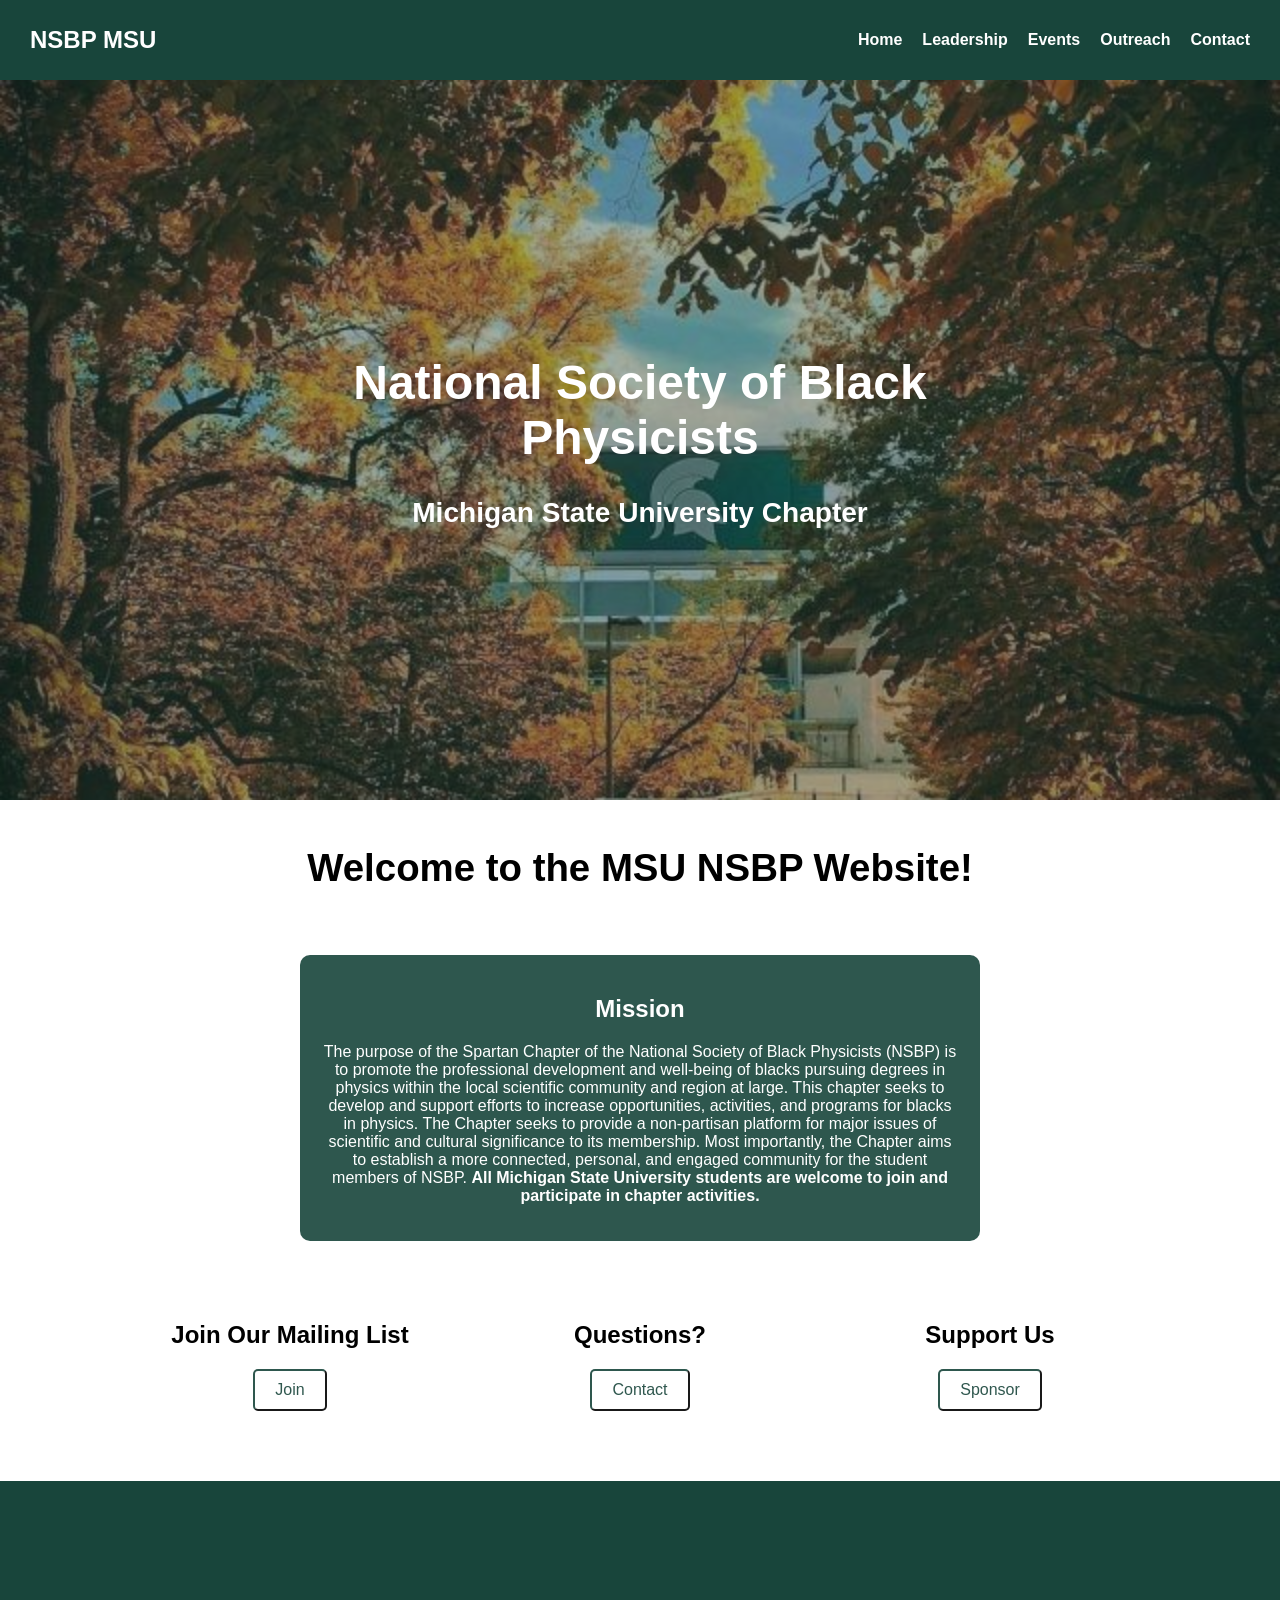
<file: index.html>
<!DOCTYPE html>
<html>
<head>
    <title>Home - NSBP MSU</title>
    <link rel="stylesheet" href="css/all.css">
    <link rel="stylesheet" href="css/home.css">
</head>

<body>

    <header>
        <nav class="navbar">
            <h2 class="logo">NSBP MSU</h2>
            <ul class="nav-links">
                <li><a href="index.html">Home</a></li>
                <li><a href="templates/Leadership.html">Leadership</a></li>
                <li><a href="templates/Programs_Events.html">Events</a></li>
                <li><a href="templates/Outreach.html">Outreach</a></li>
                <li><a href="templates/Contact.html">Contact</a></li>
            </ul>
        </nav>
    </header>

    <div class="hero">
        <img src="images/random_msu_image.jpg" alt="MSU Image">
        <div class="hero-text">
            <h1>National Society of Black Physicists</h1>
            <h3>Michigan State University Chapter</h3>
        </div>
    </div>

    <div class="welcome">
		<h1>Welcome to the MSU NSBP Website!</h1>
    </div>

    <div class="mission">
		<h2>Mission</h2>
		<p>The purpose of the Spartan Chapter of the National Society of Black Physicists (NSBP) is to promote the professional development and well-being of blacks pursuing degrees in physics within the local scientific community and region at large. This chapter seeks to develop and support efforts to increase opportunities, activities, and programs for blacks in physics. The Chapter seeks to provide a non-partisan platform for major issues of scientific and cultural significance to its membership. Most importantly, the Chapter aims to establish a more connected, personal, and engaged community for the student members of NSBP. <strong>All Michigan State University students are welcome to join and participate in chapter activities.</strong></p>
    </div>

	<div class="side_by_side">
		<div class="join">
			<h2>Join Our Mailing List</h2>
			<a href=""><button type="button" class="join-m-list">Join</button></a>
    	</div>

    	<div class="contact">
			<h2>Questions?</h2>
			<a href="templates/Contact.html"><button type="button" class="contact-page">Contact</button></a>
    	</div>

    	<div class="support">
			<h2>Support Us</h2>
			<button type="button" class="sponsor_b">Sponsor</button>
    	</div>
	</div>
    

	<footer class="footer">
		
	</footer>
</body>
</html>
</file>
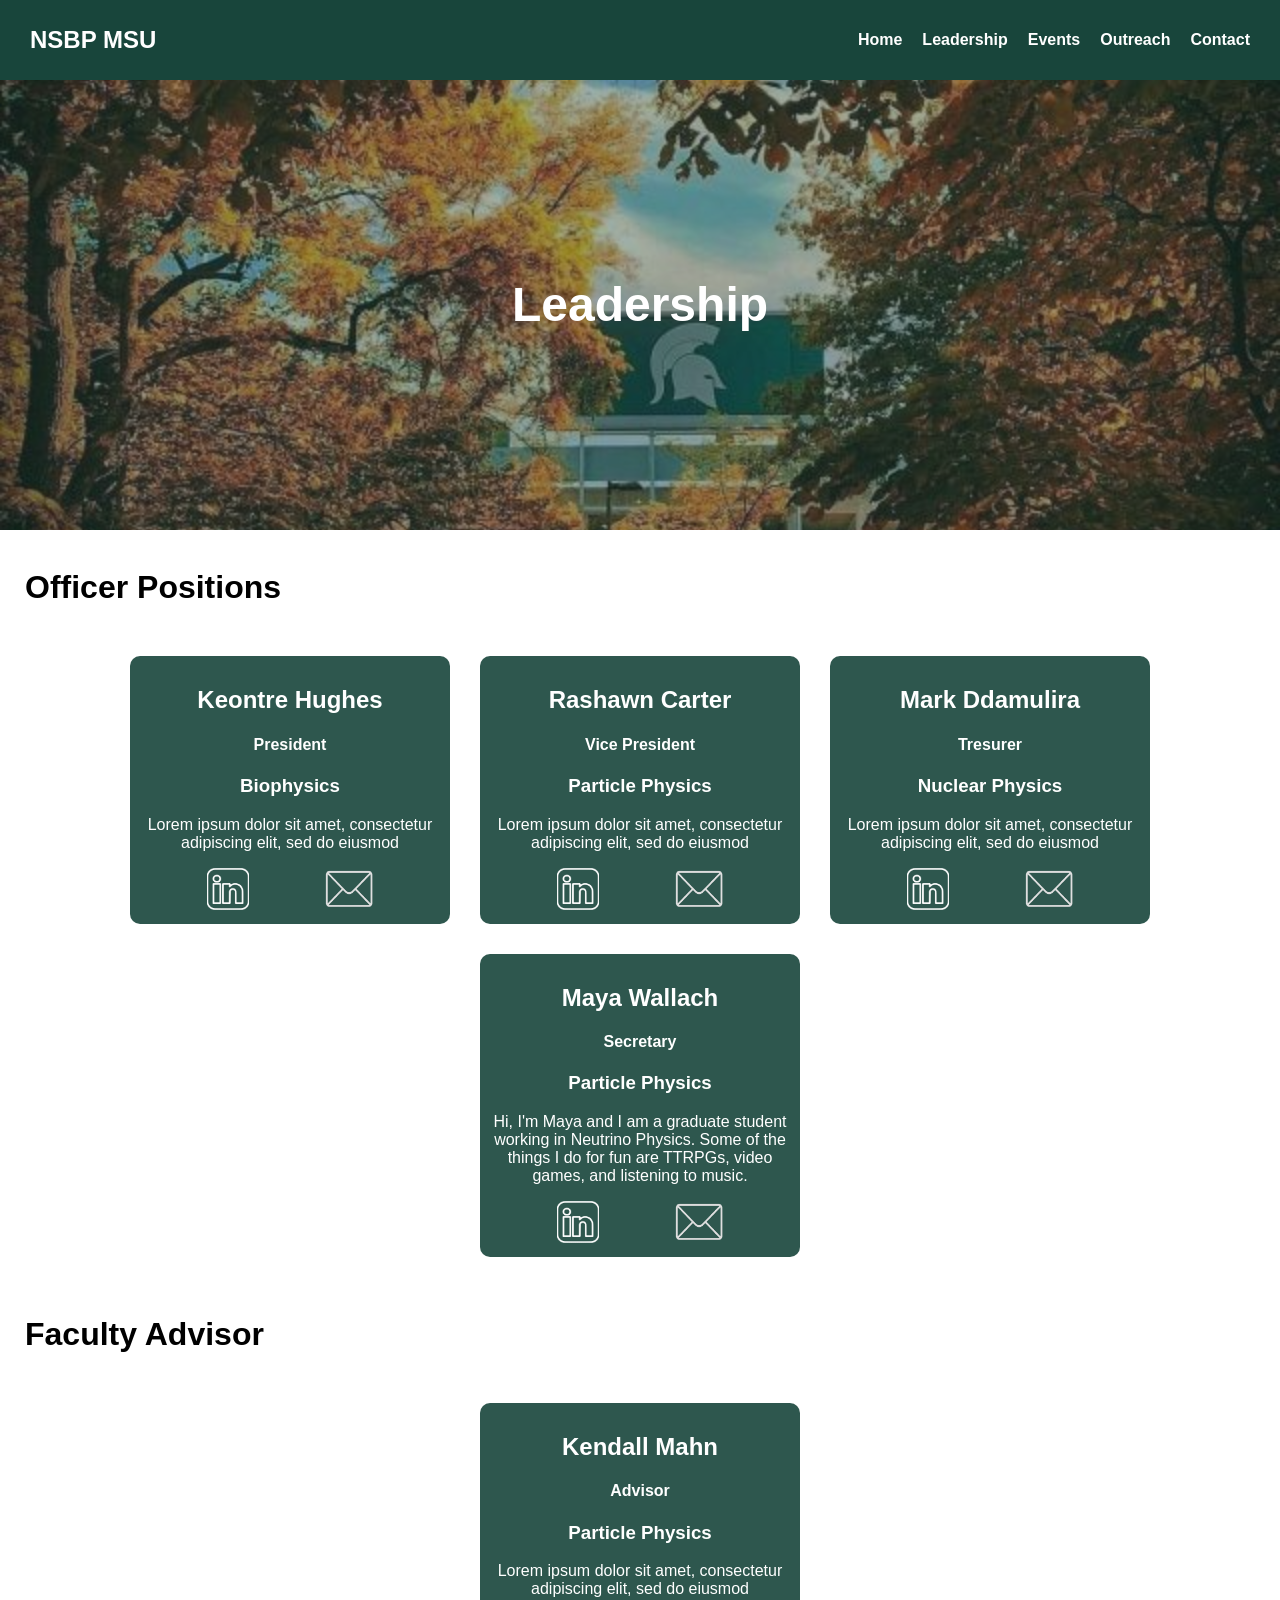
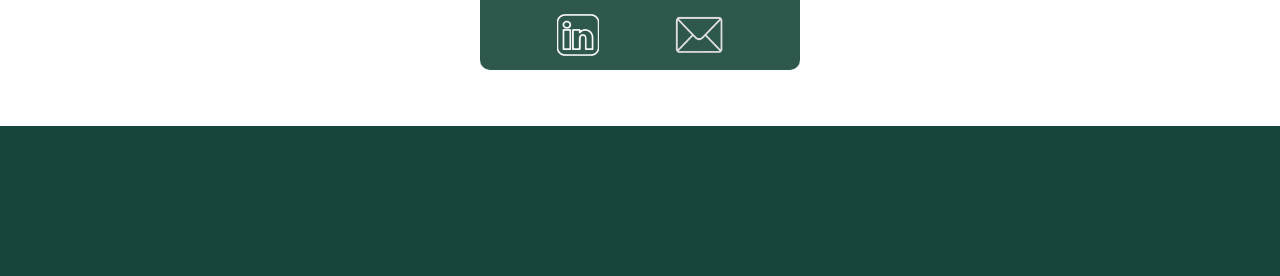
<file: templates/Leadership.html>
<!DOCTYPE html>

<html>
	<head>
		<title>Leadership - NSBP MSU</title>
    	<link rel="stylesheet" href="../css/all.css">
    	<link rel="stylesheet" href="../css/leadership.css">
	</head>

	<body>
    	<header>
        	<nav class="navbar">
            	<h2 class="logo">NSBP MSU</h2>
            	<ul class="nav-links">
                	<li><a href="../index.html">Home</a></li>
                	<li><a href="Leadership.html">Leadership</a></li>
                	<li><a href="Programs_Events.html">Events</a></li>
                	<li><a href="Outreach.html">Outreach</a></li>
                	<li><a href="Contact.html">Contact</a></li>
            	</ul>
        	</nav>
    	</header>
    	
    	<div class="hero">
        	<img src="../images/random_msu_image.jpg" alt="MSU Image">
        	<div class="hero-text">
            	<h1>Leadership</h1>
        	</div>
    	</div>
    	
    	<div class="officers" style="margin-left:25px;">
        	<br><h1>Officer Positions</h1>
    	</div>
		<div class="Positions">
			<div class="prez">
				<h2>Keontre Hughes</h2>
				<h4>President</h2>
				<h3>Biophysics</h3>
				<p>Lorem ipsum dolor sit amet, consectetur adipiscing elit, sed do eiusmod </p>
				<div class="buttons">
    				<a href = "https://www.linkedin.com/in/keontr%C3%A9-hughes-a94759250/">
						<img src="../images/linkedin.png" style="width:42px;height:42px;filter: invert(100%); ">
					</a>
					<a href="mailto:hughe389@msu.edu">
    					<img src="../images/mail.png" style="width:50px;height:42px;filter: invert(100%);">
					</a>
				</div>
			</div>
			<div class="vice-prez">
				<h2>Rashawn Carter</h2>
				<h4>Vice President</h2>
				<h3>Particle Physics</h3>
				<p>Lorem ipsum dolor sit amet, consectetur adipiscing elit, sed do eiusmod </p>
				<div class="buttons">
    				<a href = "https://www.linkedin.com/in/rashawn-carter-312956283/">
						<img src="../images/linkedin.png" style="width:42px;height:42px;filter: invert(100%); ">
					</a>
					<a href="mailto:carte640@msu.edu">
    					<img src="../images/mail.png" style="width:50px;height:42px;filter: invert(100%);">
					</a>
				</div>
			</div>
			<div class="tresurer">
				<h2>Mark Ddamulira</h2>
				<h4>Tresurer</h2>
				<h3>Nuclear Physics</h3>
				<p>Lorem ipsum dolor sit amet, consectetur adipiscing elit, sed do eiusmod </p>
				<div class="buttons">
    				<a href = "https://www.linkedin.com/in/ddamulira-mark-mubiru/">
						<img src="../images/linkedin.png" style="width:42px;height:42px;filter: invert(100%); ">
					</a>
					<a href="mailto:ddamuli1@msu.edu">
    					<img src="../images/mail.png" style="width:50px;height:42px;filter: invert(100%); ">
					</a>
				</div>
			</div>
			<div class="secr">
				<h2>Maya Wallach</h2>
				<h4>Secretary</h2>
				<h3>Particle Physics</h3>
				<p>Hi, I'm Maya and I am a graduate student working in Neutrino Physics. Some of the things I do for fun are TTRPGs, video games, and listening to music.</p>
				<div class="buttons">
    				<a href = "https://www.linkedin.com/in/maya-wallach/">
						<img src="../images/linkedin.png" style="width:42px;height:42px;filter: invert(100%); ">
					</a>
					<a href="mailto:wallachm@msu.edu">
    					<img src="../images/mail.png" style="width:50px;height:42px;filter: invert(100%);">
					</a>
				</div>
			</div>
		</div>
		<div class="officers" style="margin-left:25px;">
        	<br><h1>Faculty Advisor</h1>
    	</div>
    	<div class="Positions">
        	<div class="fac_adv">
				<h2>Kendall Mahn</h2>
				<h4>Advisor</h2>
				<h3>Particle Physics</h3>
				<p>Lorem ipsum dolor sit amet, consectetur adipiscing elit, sed do eiusmod </p>
				<div class="buttons">
    				<a href = "https://www.linkedin.com/in/kendall-mahn-32aa322/">
						<img src="../images/linkedin.png" style="width:42px;height:42px;filter: invert(100%); ">
					</a>
					<a href="mailto:mahn@msu.edu">
    					<img src="../images/mail.png" style="width:50px;height:42px;filter: invert(100%);">
					</a>
				</div>
			</div>
    	</div><br><br>
	</body>
	<footer class="footer"></footer>
</html>
</file>
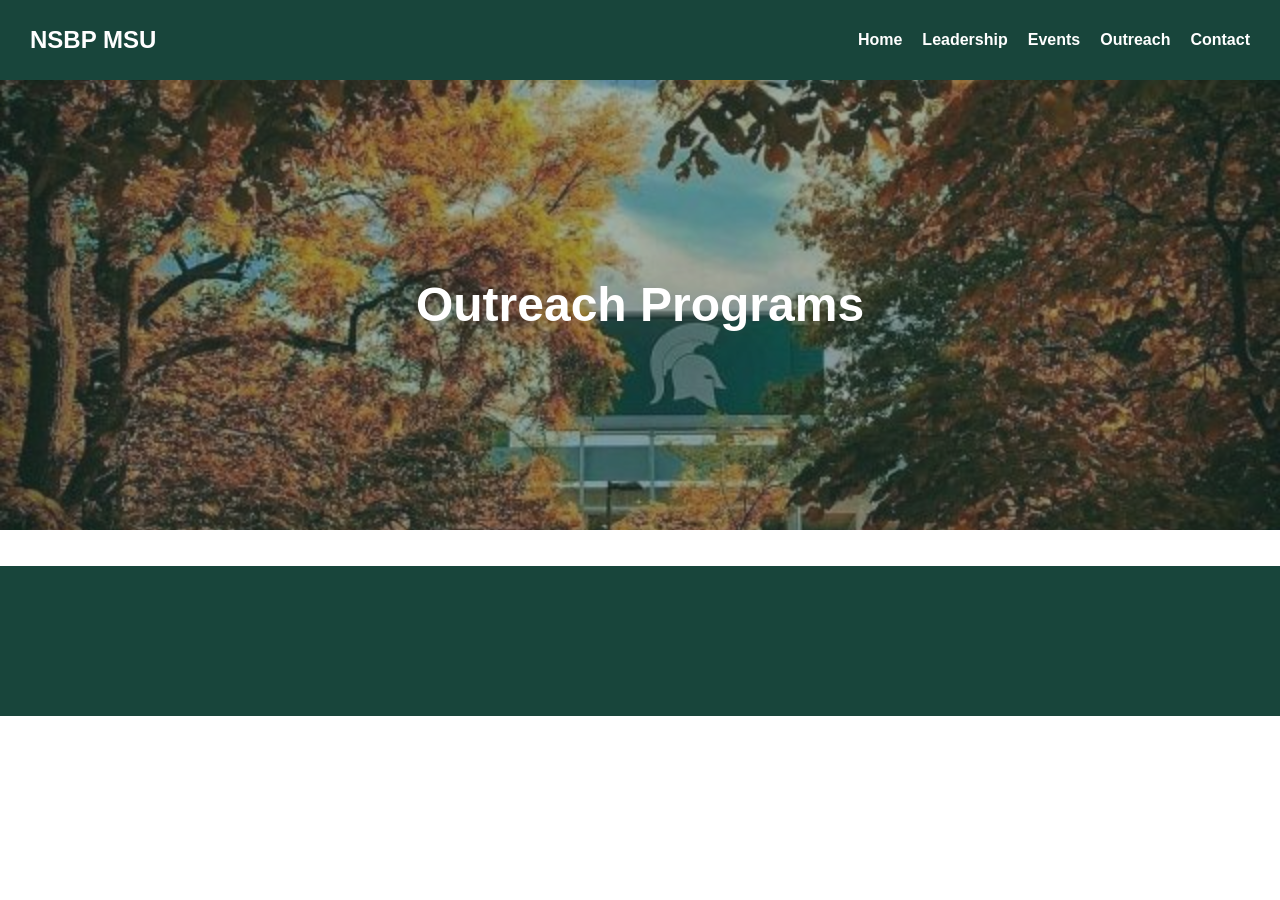
<file: templates/Outreach.html>
<!DOCTYPE html>

<html>
	<head>
		<title>Outreach - NSBP MSU</title>
    	<link rel="stylesheet" href="../css/all.css">
    	<link rel="stylesheet" href="../css/leadership.css">
	</head>

	<body>
    	<header>
        	<nav class="navbar">
            	<h2 class="logo">NSBP MSU</h2>
            	<ul class="nav-links">
                	<li><a href="../index.html">Home</a></li>
                	<li><a href="Leadership.html">Leadership</a></li>
                	<li><a href="Programs_Events.html">Events</a></li>
                	<li><a href="Outreach.html">Outreach</a></li>
                	<li><a href="Contact.html">Contact</a></li>
            	</ul>
        	</nav>
    	</header>
    	
    	<div class="hero">
        	<img src="../images/random_msu_image.jpg" alt="MSU Image">
        	<div class="hero-text">
            	<h1>Outreach Programs</h1>
        	</div>
    	</div>
	</body>
	<br><br><footer class="footer"></footer>
</html>
</file>
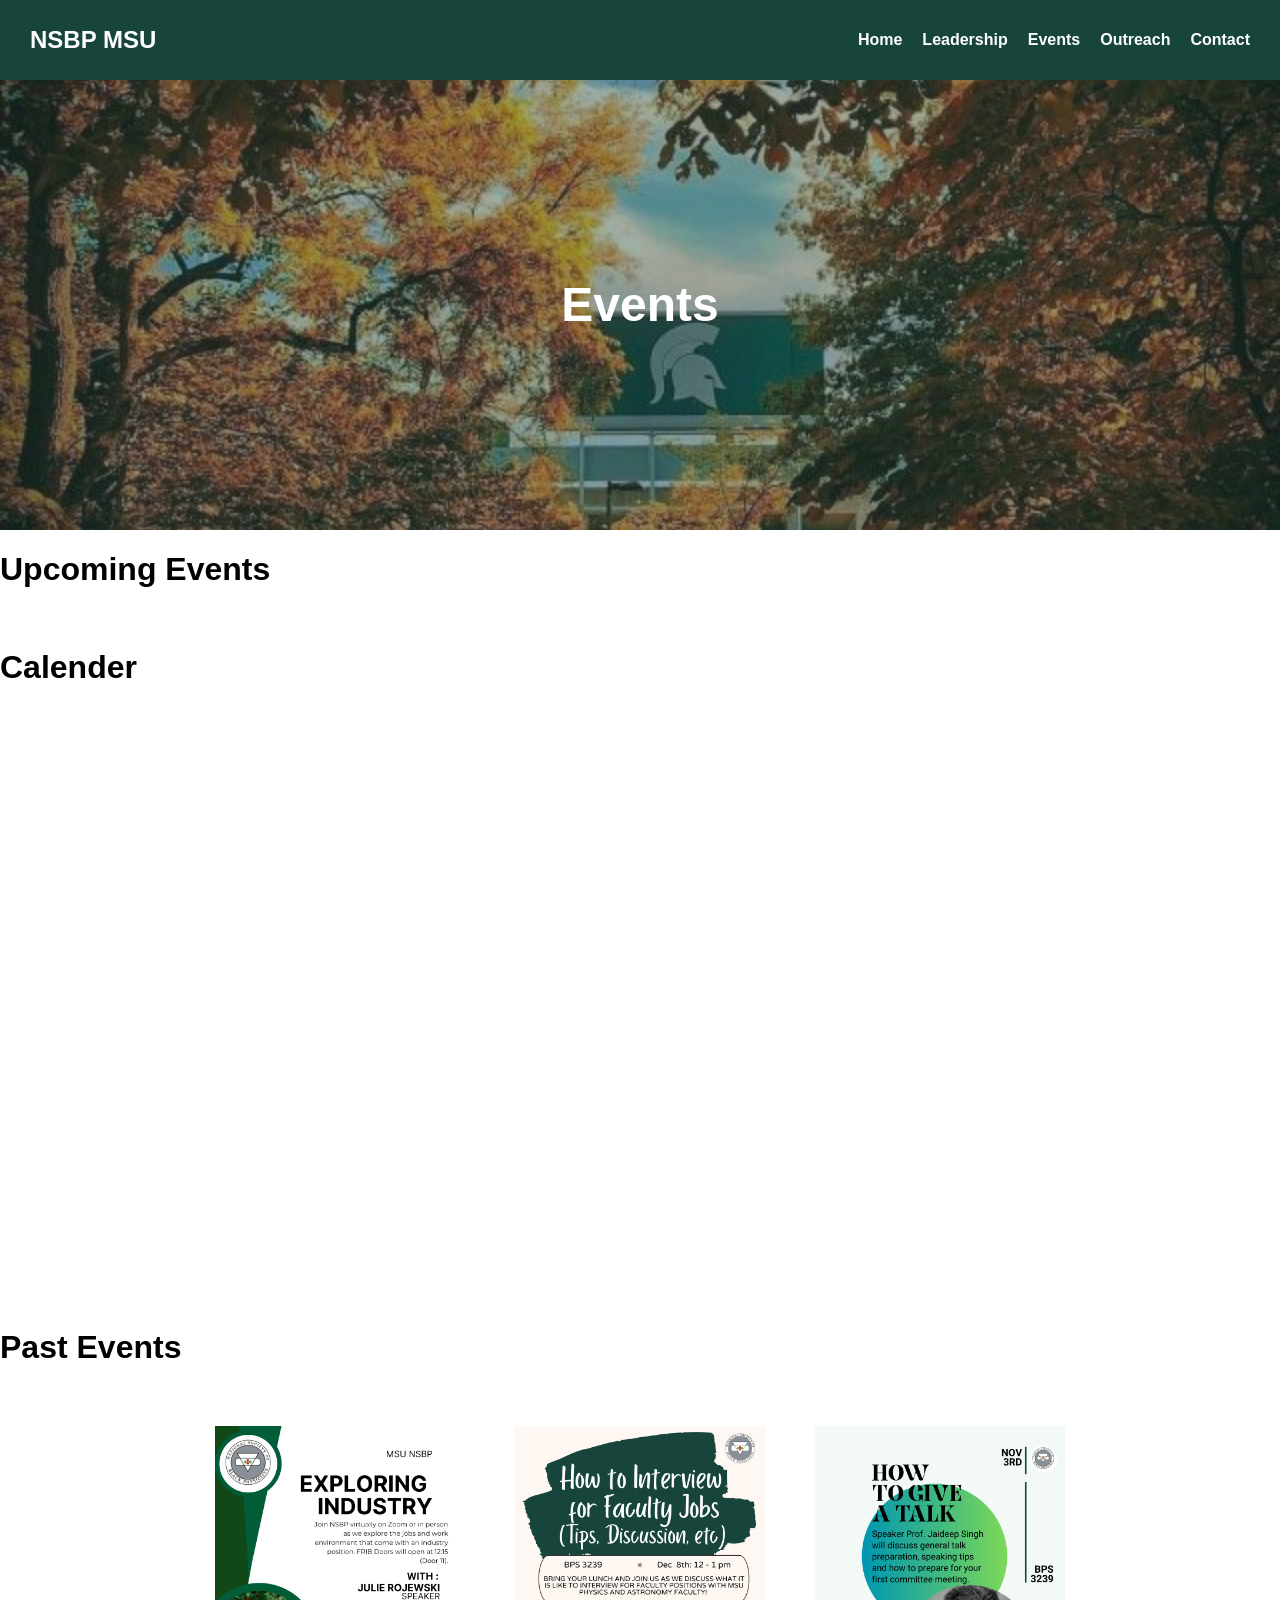
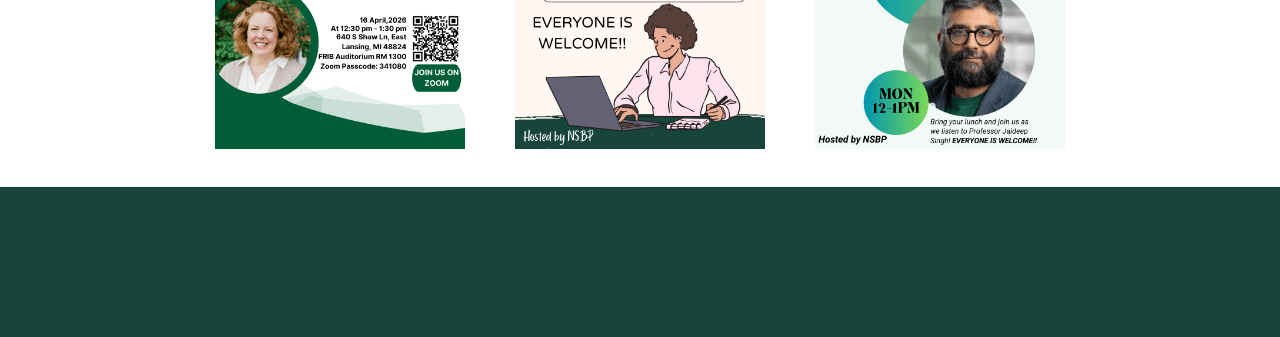
<file: templates/Programs_Events.html>
<!DOCTYPE html>

<html>
	<head>
		<title>Programs & Events - NSBP MSU</title>
    	<link rel="stylesheet" href="../css/all.css">
    	<link rel="stylesheet" href="../css/programs_events.css">
	</head>

	<body>
    	<header>
        	<nav class="navbar">
            	<h2 class="logo">NSBP MSU</h2>
            	<ul class="nav-links">
                	<li><a href="../index.html">Home</a></li>
                	<li><a href="Leadership.html">Leadership</a></li>
                	<li><a href="Programs_Events.html">Events</a></li>
                	<li><a href="Outreach.html">Outreach</a></li>
                	<li><a href="Contact.html">Contact</a></li>
            	</ul>
        	</nav>
    	</header>
    	
    	<div class="hero">
        	<img src="../images/random_msu_image.jpg" alt="MSU Image">
        	<div class="hero-text">
            	<h1>Events</h1>
        	</div>
    	</div>
    	<div class="upcoming">
        	<h1>Upcoming Events</h1><br>
    	</div>
    	<div class="calender">
        	<h1>Calender</h1>
        	<iframe src="https://calendar.google.com/calendar/embed?src=c_3f42d37d5c049998c688c911117b758fa6c10c85cafec0205d46cffbfa4cca02%40group.calendar.google.com&ctz=America%2FNew_York" style="border: 0; display: block; margin: 0 auto;" width="800" height="600" frameborder="0" scrolling="no"></iframe>
    	</div>
    	<div class="past-head">
			<h1>Past Events</h1><br>
    	</div>
    	<div class="past">
        	<img src="../images/flyers/Industry Talk Finalized.png">
        	<img src="../images/flyers/Copy of NSBP_Faculty_Interview_Flyer (Real Estate Flyer).png">
        	<img src="../images/flyers/Updated Jaideep Form.png">
    	</div><br>
	</body>
    <footer class="footer"></footer>
</html>
</file>
<file: css/all.css>
/* Section */
.hero {
    position: relative;
    width: 100%;
    height: 80vh;
    overflow: hidden;
}

.hero img {
    width: 100%;
    height: 100%;
    object-fit: cover;
}

/* Overlay text */
.hero-text {
    position: absolute;
    top: 50%;
    left: 50%;
    transform: translate(-50%, -50%);

    color: white;
    text-align: center;

    background-color: rgba(0, 0, 0, 0.0);
    padding: 20px;
    border-radius: 10px;
    z-index: 2;

    font-size: 150%;
}

.hero::after {
    content: "";
    position: absolute;
    top: 0;
    left: 0;
    width: 100%;
    height: 100%;

    background-color: rgba(24, 69, 59, 0.4); /* MSU green tint */
}

/* Reset */

body, html {
    margin: 0;
    padding: 0;
    font-family: Arial, sans-serif;
}

/* Navbar */
.navbar {
    display: flex;
    justify-content: space-between;
    align-items: center;
    background-color: #18453B; /* MSU green */
    padding: 15px 30px;
}

.logo {
    color: white;
    margin: 0;
}

.nav-links {
    list-style: none;
    display: flex;
    gap: 20px;
}

.nav-links li a {
    color: white;
    text-decoration: none;
    font-weight: bold;
}

.nav-links li a:hover {
    text-decoration: underline;
}

.footer {
    background-color: #18453B; /* MSU green */
    color: white;
    text-align: center;
    padding: 75px 0;
    font-size: 14px;
}
</file>
<file: css/home.css>
.welcome {
    position: center;
    color: black;
    text-align: center;
    padding: 20px;
    font-size: 120%;
}

.mission {
    position: center;
    padding: 20px;
    color: white;
    text-align: center;
    
	background-color: rgba(24, 69, 59, 0.9);
    border-radius: 10px;
    width: 50%;

    margin: 20px auto;
}

.side_by_side {
    display: flex;
    justify-content: center; /* Center the boxes */
    gap: 30px;
    width: 90%;             /* Ensure the container has width */
    margin: 20px auto;      /* Center the container on the page */
    flex-wrap: wrap;
    margin-top: 50px;
}

.join, .contact, .support {
    text-align: center;
    flex: 1 1 250px;
    max-width: 300px;
    min-height: 150px;
    color: black;
    padding: 10px;
    border-radius: 10px;
}

.sponsor_b, .join-m-list, .contact-page {
    background-color: white; /* Primary blue */
  	color: rgba(24, 69, 59, 0.9);
  	padding: 10px 20px;
  	border-radius: 5px;
  	border-color: rgba(24, 69, 59, 0.9);
  	cursor: pointer;
  	font-size: 16px;
  	transition: background-color 0.3s ease;
}
</file>
<file: css/leadership.css>
.hero {
    position: relative;
    width: 100%;
    height: 100%;
    height: 50vh;
    overflow: hidden;
}

.hero::after {
    content: "";
    position: absolute;
    top: 0;
    left: 0;
    width: 100%;
    height: 100%;

    background-color: rgba(24, 69, 59, 0.4); /* MSU green tint */
}

.hero img {
    width: 100%;
    height: 100%;
    object-fit: cover;
}

.Positions {
    display: flex;
    justify-content: center; /* Center the boxes */
    gap: 30px;
    width: 90%;             /* Ensure the container has width */
    margin: 20px auto;      /* Center the container on the page */
    flex-wrap: wrap;
    margin-top: 50px;
}

.prez, .vice-prez, .tresurer, .secr, .fac_adv {
    text-align: center;
    flex: 1 1 250px;
    max-width: 300px;
    min-height: 150px;
    color: white;
    padding: 10px;
    border-radius: 10px;

    background-color: rgba(24, 69, 59, 0.9);
}

.buttons {
    display: flex;
    justify-content: center;
    gap: 75px;
}
</file>
<file: css/programs_events.css>
.hero {
    position: relative;
    width: 100%;
    height: 100%;
    height: 50vh;
    overflow: hidden;
}

.hero::after {
    content: "";
    position: absolute;
    top: 0;
    left: 0;
    width: 100%;
    height: 100%;

    background-color: rgba(24, 69, 59, 0.4); /* MSU green tint */
}

.hero img {
    width: 100%;
    height: 100%;
    object-fit: cover;
}

.past {
    text-align: center;
}

.past img {
    width: 30%;          /* makes them small enough to fit 3 */
    max-width: 250px;    /* prevents them from getting too big */
    height: auto;
}

.past {
    display: flex;
    justify-content: center;  /* center horizontally */
    gap: 50px;                /* space between images */
    flex-wrap: wrap;          /* prevents breaking on smaller screens */
    padding: 20px;
}
</file>
